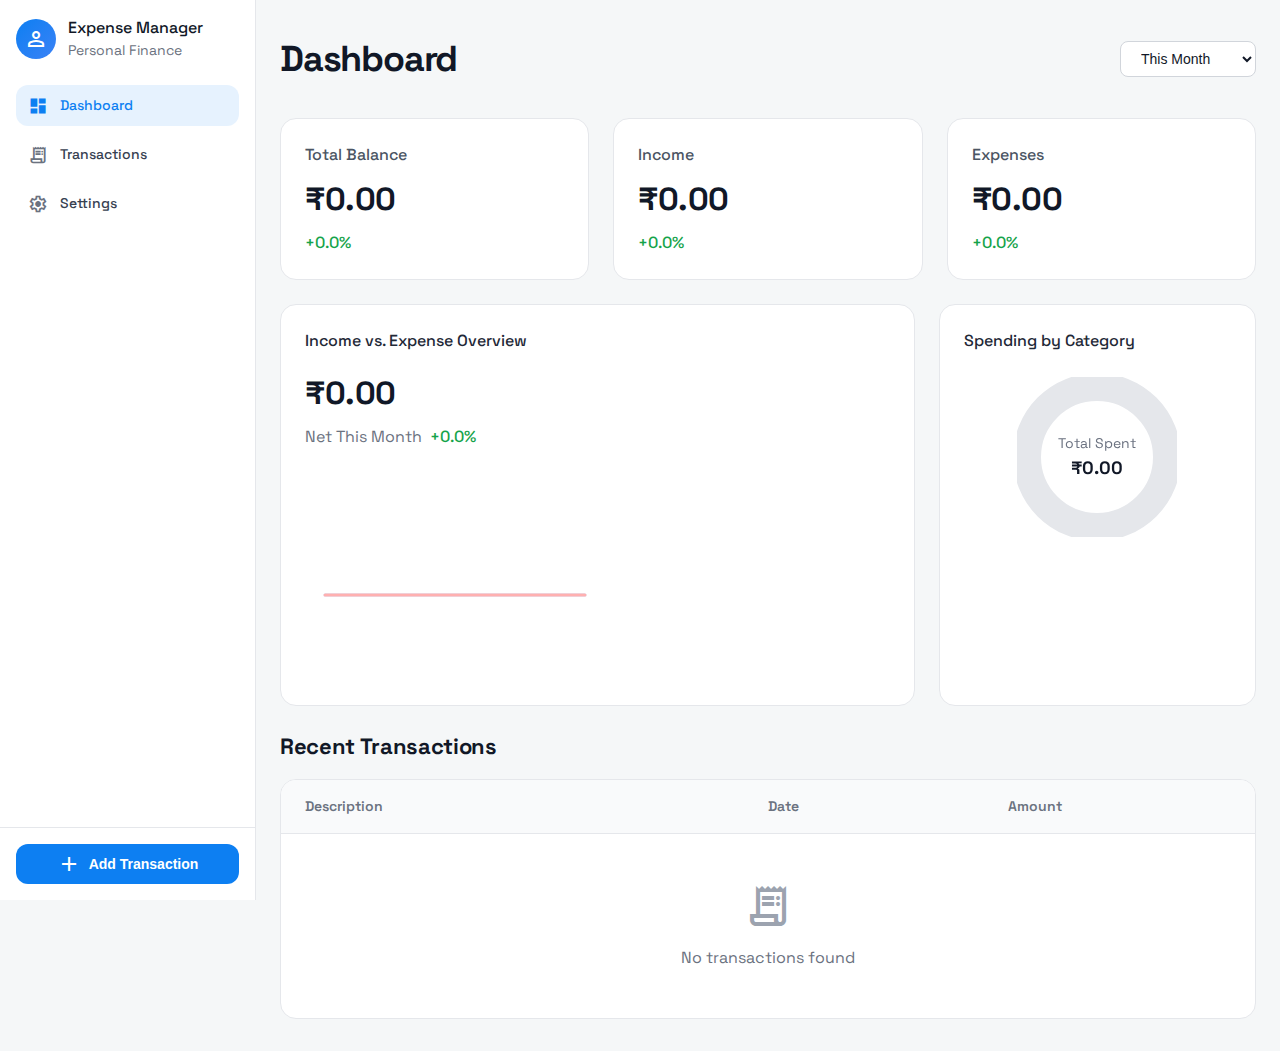
<file: index.html>
<!DOCTYPE html>
<html lang="en">
  <head>
    <meta charset="UTF-8" />
    <meta name="viewport" content="width=device-width, initial-scale=1.0" />
    <title>Expense Manager - Dashboard</title>
    <link
      href="https://fonts.googleapis.com/css2?family=Space+Grotesk:wght@400;500;600;700;900&display=swap"
      rel="stylesheet"
    />
    <link
      href="https://fonts.googleapis.com/css2?family=Material+Symbols+Outlined:wght,FILL@100..700,0..1&display=swap"
      rel="stylesheet"
    />
    <link rel="stylesheet" href="assets/css/main.css" />
    <link rel="stylesheet" href="assets/css/sidebar.css" />
    <link rel="stylesheet" href="assets/css/dashboard.css" />
  </head>
  <body>
    <div class="app-container">
      <aside class="sidebar" id="sidebar">
        <div class="sidebar-content">
          <div class="user-profile">
            <div class="user-avatar">
              <span class="material-symbols-outlined">person</span>
            </div>
            <div class="user-info">
              <h1 class="user-name">Expense Manager</h1>
              <p class="user-email">Personal Finance</p>
            </div>
          </div>

          <nav class="sidebar-nav">
            <a href="index.html" class="nav-item active">
              <span class="material-symbols-outlined fill">dashboard</span>
              <p>Dashboard</p>
            </a>
            <a href="transactions.html" class="nav-item">
              <span class="material-symbols-outlined">receipt_long</span>
              <p>Transactions</p>
            </a>
            <a href="settings.html" class="nav-item">
              <span class="material-symbols-outlined">settings</span>
              <p>Settings</p>
            </a>
          </nav>
        </div>

        <div class="sidebar-footer">
          <button
            class="btn-primary btn-add-transaction"
            id="btnAddTransaction"
          >
            <span class="material-symbols-outlined">add</span>
            <span>Add Transaction</span>
          </button>
        </div>
      </aside>

      <main class="main-content">
        <div class="content-wrapper">
          <header class="page-header">
            <h1 class="page-title">Dashboard</h1>
            <div class="header-actions">
              <select class="period-selector" id="periodSelector">
                <option value="thisMonth">This Month</option>
                <option value="lastMonth">Last Month</option>
                <option value="last30Days">Last 30 Days</option>
                <option value="thisYear">This Year</option>
              </select>
            </div>
          </header>

          <section class="stats-grid">
            <div class="stat-card">
              <p class="stat-label">Total Balance</p>
              <p class="stat-value" id="totalBalance">₹0.00</p>
              <p class="stat-change positive" id="balanceChange">+0%</p>
            </div>
            <div class="stat-card">
              <p class="stat-label">Income</p>
              <p class="stat-value" id="totalIncome">₹0.00</p>
              <p class="stat-change positive" id="incomeChange">+0%</p>
            </div>
            <div class="stat-card">
              <p class="stat-label">Expenses</p>
              <p class="stat-value" id="totalExpenses">₹0.00</p>
              <p class="stat-change negative" id="expenseChange">-0%</p>
            </div>
          </section>

          <div class="dashboard-grid">
            <section class="chart-card">
              <div class="card-header">
                <h2 class="card-title">Income vs. Expense Overview</h2>
              </div>
              <p class="chart-total" id="netAmount">₹0.00</p>
              <div class="chart-subtitle">
                <span class="subtitle-text">Net This Month</span>
                <span class="subtitle-change positive" id="netChange">+0%</span>
              </div>
              <div class="chart-container">
                <canvas id="incomeExpenseChart"></canvas>
              </div>
            </section>

            <section class="spending-card">
              <h2 class="card-title">Spending by Category</h2>
              <div class="donut-chart-container">
                <canvas id="categoryChart"></canvas>
                <div class="donut-center">
                  <span class="donut-label">Total Spent</span>
                  <span class="donut-value" id="categoryTotal">₹0.00</span>
                </div>
              </div>
              <div class="category-list" id="categoryList">
                <!-- Categories will be inserted here -->
              </div>
            </section>
          </div>

          <section class="transactions-section">
            <h2 class="section-title">Recent Transactions</h2>
            <div class="transactions-table">
              <div class="table-header">
                <div class="th description">Description</div>
                <div class="th date">Date</div>
                <div class="th amount">Amount</div>
              </div>
              <div class="table-body" id="recentTransactions">
                <!-- Recent transactions will be inserted here -->
              </div>
            </div>
          </section>
        </div>
      </main>
    </div>

    <!-- Add Transaction Modal -->
    <div class="modal" id="transactionModal">
      <div class="modal-content">
        <div class="modal-header">
          <h2 class="modal-title" id="modalTitle">Add Transaction</h2>
          <button class="btn-close" id="btnCloseModal">
            <span class="material-symbols-outlined">close</span>
          </button>
        </div>
        <div class="modal-body">
          <input type="hidden" id="editTransactionId" />

          <div class="transaction-type-toggle">
            <label class="type-option expense active">
              <span>Expense</span>
              <input
                type="radio"
                name="transactionType"
                value="expense"
                checked
              />
            </label>
            <label class="type-option income">
              <span>Income</span>
              <input type="radio" name="transactionType" value="income" />
            </label>
          </div>

          <div class="form-group">
            <label class="form-label">Amount</label>
            <div class="amount-display" id="amountDisplay">₹0.00</div>
          </div>

          <div class="calculator">
            <button class="calc-btn clear" data-action="clear">C</button>
            <button class="calc-btn operator" data-action="negate">+/-</button>
            <button class="calc-btn operator" data-action="percent">%</button>
            <button class="calc-btn operator" data-action="backspace">
              <span class="material-symbols-outlined">backspace</span>
            </button>
            <button class="calc-btn number" data-value="7">7</button>
            <button class="calc-btn number" data-value="8">8</button>
            <button class="calc-btn number" data-value="9">9</button>
            <button class="calc-btn operator" data-action="add">+</button>
            <button class="calc-btn number" data-value="4">4</button>
            <button class="calc-btn number" data-value="5">5</button>
            <button class="calc-btn number" data-value="6">6</button>
            <button class="calc-btn operator" data-action="subtract">-</button>
            <button class="calc-btn number" data-value="1">1</button>
            <button class="calc-btn number" data-value="2">2</button>
            <button class="calc-btn number" data-value="3">3</button>
            <button class="calc-btn operator" data-action="multiply">×</button>
            <button class="calc-btn number zero" data-value="0">0</button>
            <button class="calc-btn number" data-value=".">.</button>
            <button class="calc-btn done" data-action="done">
              <span class="material-symbols-outlined">done</span>
            </button>
          </div>

          <div class="form-group">
            <label class="form-label">Category</label>
            <select class="form-select" id="categorySelect">
              <option value="">Select a category</option>
            </select>
          </div>

          <div class="form-group">
            <label class="form-label">Date</label>
            <input type="date" class="form-input" id="transactionDate" />
          </div>

          <div class="form-group">
            <label class="form-label">Description</label>
            <input
              type="text"
              class="form-input"
              id="transactionDescription"
              placeholder="Enter description"
            />
          </div>

          <div class="form-group">
            <label class="form-label">Notes</label>
            <textarea
              class="form-textarea"
              id="transactionNotes"
              placeholder="Add a note..."
            ></textarea>
          </div>

          <button class="btn-primary btn-save" id="btnSaveTransaction">
            Save Transaction
          </button>
        </div>
      </div>
    </div>

    <script src="assets/js/utils.js"></script>
    <script src="assets/js/storage.js"></script>
    <script src="assets/js/categories.js"></script>
    <script src="assets/js/transactions.js"></script>
    <script src="assets/js/dashboard.js"></script>
    <script src="assets/js/app.js"></script>
  </body>
</html>
</file>
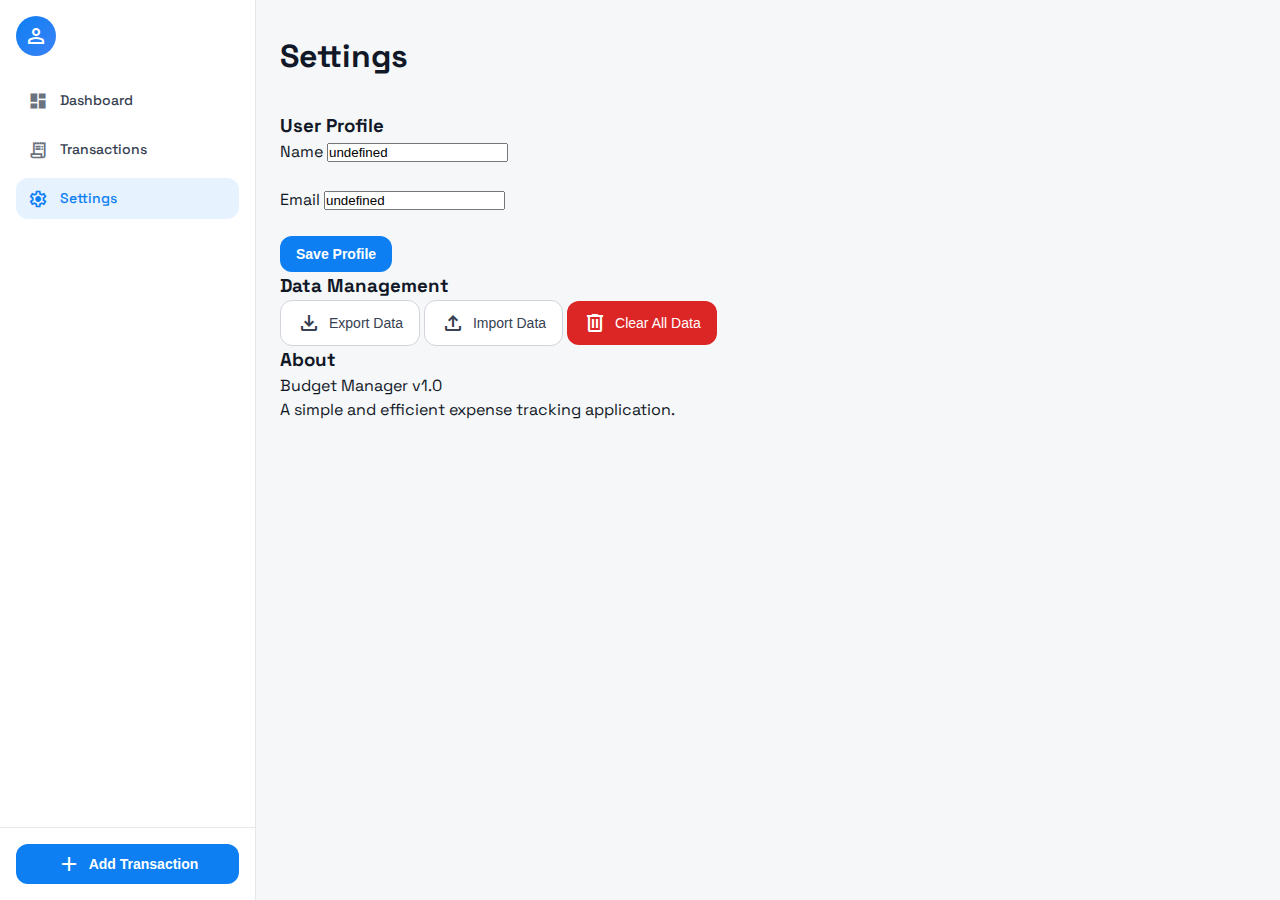
<file: settings.html>
<!DOCTYPE html>
<html lang="en">
  <head>
    <meta charset="UTF-8" />
    <meta name="viewport" content="width=device-width, initial-scale=1.0" />
    <title>Budget Manager - Settings</title>
    <link rel="stylesheet" href="assets/css/main.css" />
    <link rel="stylesheet" href="assets/css/sidebar.css" />
    <link
      href="https://fonts.googleapis.com/css2?family=Space+Grotesk:wght@400;500;600;700;900&display=swap"
      rel="stylesheet"
    />
    <link
      href="https://fonts.googleapis.com/css2?family=Material+Symbols+Outlined:wght,FILL@100..700,0..1&display=swap"
      rel="stylesheet"
    />
  </head>
  <body>
    <div class="app-container">
      <aside class="sidebar" id="sidebar">
        <div class="sidebar-content">
          <div class="user-profile">
            <div class="user-avatar">
              <span class="material-symbols-outlined">person</span>
            </div>
            <div class="user-info">
              <h1 class="user-name">Expense Manager</h1>
              <p class="user-email">Personal Finance</p>
            </div>
          </div>

          <nav class="sidebar-nav">
            <a href="index.html" class="nav-item">
              <span class="material-symbols-outlined fill">dashboard</span>
              <p>Dashboard</p>
            </a>
            <a href="transactions.html" class="nav-item">
              <span class="material-symbols-outlined">receipt_long</span>
              <p>Transactions</p>
            </a>
            <a href="settings.html" class="nav-item active">
              <span class="material-symbols-outlined">settings</span>
              <p>Settings</p>
            </a>
          </nav>
        </div>

        <div class="sidebar-footer">
          <button
            class="btn-primary btn-add-transaction"
            id="btnAddTransaction"
          >
            <span class="material-symbols-outlined">add</span>
            <span>Add Transaction</span>
          </button>
        </div>
      </aside>

      <main class="main-content">
        <div class="content-wrapper">
          <header class="page-header">
            <h1>Settings</h1>
          </header>

          <div class="settings-grid">
            <section class="card">
              <h3>User Profile</h3>
              <div class="form-group">
                <label for="settingsUserName">Name</label>
                <input
                  type="text"
                  id="settingsUserName"
                  class="text-input"
                  placeholder="Your name"
                />
              </div>
              <div class="form-group">
                <label for="settingsUserEmail">Email</label>
                <input
                  type="email"
                  id="settingsUserEmail"
                  class="text-input"
                  placeholder="your@email.com"
                />
              </div>
              <button class="btn btn-primary" id="saveProfileBtn">
                Save Profile
              </button>
            </section>

            <section class="card">
              <h3>Data Management</h3>
              <div class="settings-actions">
                <button class="btn btn-secondary" id="exportDataBtn">
                  <span class="material-symbols-outlined">download</span>
                  Export Data
                </button>
                <button class="btn btn-secondary" id="importDataBtn">
                  <span class="material-symbols-outlined">upload</span>
                  Import Data
                </button>
                <button class="btn btn-danger" id="clearDataBtn">
                  <span class="material-symbols-outlined">delete</span>
                  Clear All Data
                </button>
              </div>
              <input
                type="file"
                id="importFileInput"
                accept=".json"
                style="display: none"
              />
            </section>

            <section class="card">
              <h3>About</h3>
              <p>Budget Manager v1.0</p>
              <p>A simple and efficient expense tracking application.</p>
            </section>
          </div>
        </div>
      </main>
    </div>

    <script src="assets/js/utils.js"></script>
    <script src="assets/js/storage.js"></script>
    <script src="assets/js/categories.js"></script>
    <script src="assets/js/settings.js"></script>
  </body>
</html>
</file>
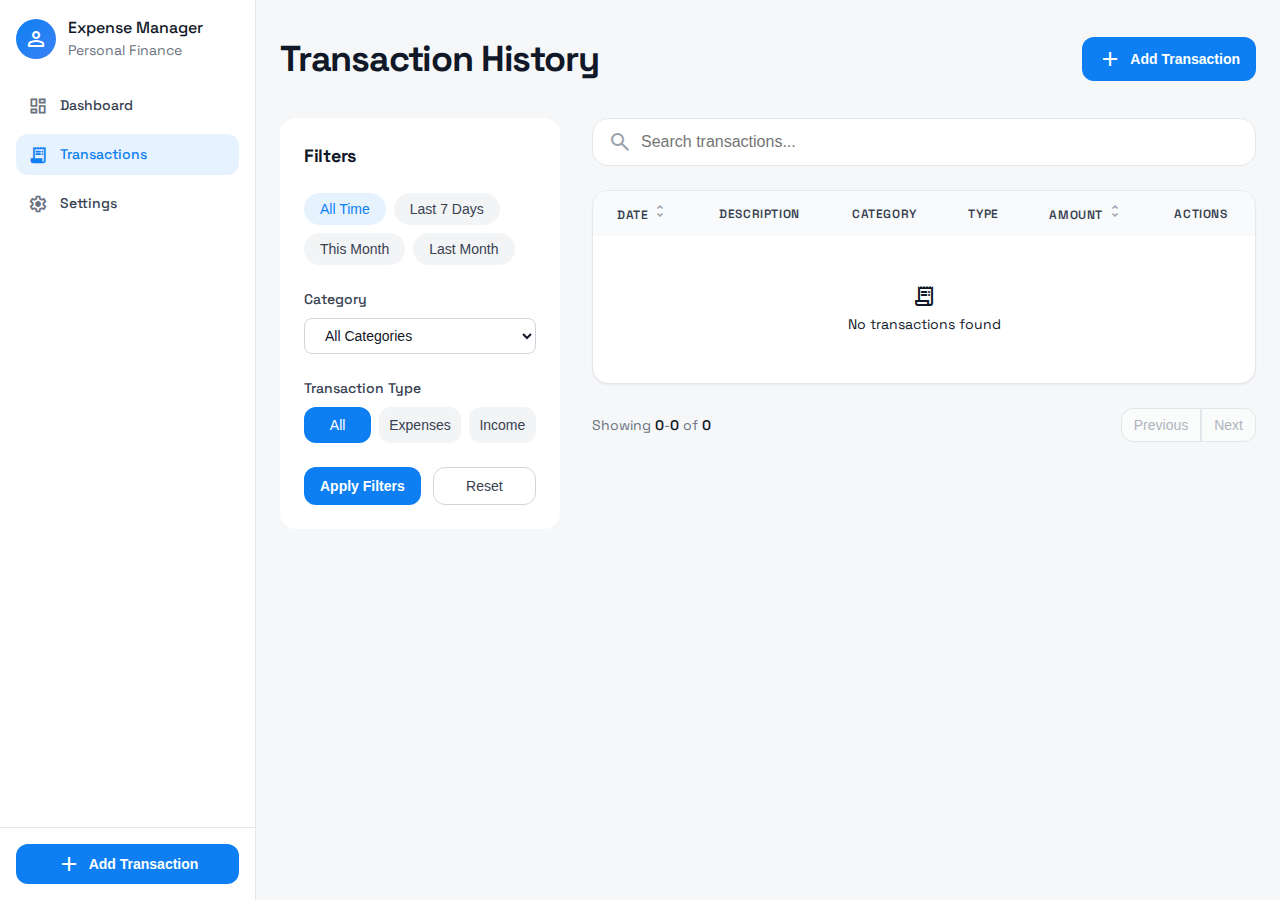
<file: transactions.html>
<!DOCTYPE html>
<html lang="en">
  <head>
    <meta charset="UTF-8" />
    <meta name="viewport" content="width=device-width, initial-scale=1.0" />
    <title>Expense Manager - Transactions</title>
    <link
      href="https://fonts.googleapis.com/css2?family=Space+Grotesk:wght@400;500;600;700;900&display=swap"
      rel="stylesheet"
    />
    <link
      href="https://fonts.googleapis.com/css2?family=Material+Symbols+Outlined:wght,FILL@100..700,0..1&display=swap"
      rel="stylesheet"
    />
    <link rel="stylesheet" href="assets/css/main.css" />
    <link rel="stylesheet" href="assets/css/sidebar.css" />
    <link rel="stylesheet" href="assets/css/transactions.css" />
  </head>
  <body>
    <div class="app-container">
      <aside class="sidebar">
        <div class="sidebar-content">
          <div class="user-profile">
            <div class="user-avatar">
              <span class="material-symbols-outlined">person</span>
            </div>
            <div class="user-info">
              <h1 class="user-name">Expense Manager</h1>
              <p class="user-email">Personal Finance</p>
            </div>
          </div>

          <nav class="sidebar-nav">
            <a href="index.html" class="nav-item">
              <span class="material-symbols-outlined">dashboard</span>
              <p>Dashboard</p>
            </a>
            <a href="transactions.html" class="nav-item active">
              <span class="material-symbols-outlined fill">receipt_long</span>
              <p>Transactions</p>
            </a>
            <a href="settings.html" class="nav-item">
              <span class="material-symbols-outlined">settings</span>
              <p>Settings</p>
            </a>
          </nav>
        </div>

        <div class="sidebar-footer">
          <button
            class="btn-primary btn-add-transaction"
            id="btnAddTransaction"
          >
            <span class="material-symbols-outlined">add</span>
            <span>Add Transaction</span>
          </button>
        </div>
      </aside>

      <main class="main-content">
        <div class="content-wrapper">
          <header class="page-header">
            <h1 class="page-title">Transaction History</h1>
            <button class="btn-primary" id="btnAddTransactionHeader">
              <span class="material-symbols-outlined">add</span>
              <span>Add Transaction</span>
            </button>
          </header>

          <div class="transactions-layout">
            <aside class="filters-sidebar">
              <h3 class="filters-title">Filters</h3>

              <div class="filter-group">
                <div class="filter-pills">
                  <button class="filter-pill active" data-period="all">
                    All Time
                  </button>
                  <button class="filter-pill" data-period="7days">
                    Last 7 Days
                  </button>
                  <button class="filter-pill" data-period="thisMonth">
                    This Month
                  </button>
                  <button class="filter-pill" data-period="lastMonth">
                    Last Month
                  </button>
                </div>
              </div>

              <div class="filter-group">
                <label class="filter-label">Category</label>
                <select class="filter-select" id="filterCategory">
                  <option value="">All Categories</option>
                </select>
              </div>

              <div class="filter-group">
                <label class="filter-label">Transaction Type</label>
                <div class="filter-type-buttons">
                  <button class="filter-type-btn active" data-type="all">
                    All
                  </button>
                  <button class="filter-type-btn" data-type="expense">
                    Expenses
                  </button>
                  <button class="filter-type-btn" data-type="income">
                    Income
                  </button>
                </div>
              </div>

              <div class="filter-actions">
                <button class="btn-primary" id="btnApplyFilters">
                  Apply Filters
                </button>
                <button class="btn-secondary" id="btnResetFilters">
                  Reset
                </button>
              </div>
            </aside>

            <div class="transactions-main">
              <div class="search-bar">
                <span class="material-symbols-outlined search-icon"
                  >search</span
                >
                <input
                  type="text"
                  class="search-input"
                  id="searchInput"
                  placeholder="Search transactions..."
                />
              </div>

              <div class="transactions-table-container">
                <table class="transactions-table">
                  <thead>
                    <tr>
                      <th class="sortable" data-sort="date">
                        Date
                        <span class="material-symbols-outlined sort-icon"
                          >unfold_more</span
                        >
                      </th>
                      <th>Description</th>
                      <th>Category</th>
                      <th>Type</th>
                      <th class="sortable text-right" data-sort="amount">
                        Amount
                        <span class="material-symbols-outlined sort-icon"
                          >unfold_more</span
                        >
                      </th>
                      <th class="text-right">Actions</th>
                    </tr>
                  </thead>
                  <tbody id="transactionsTableBody">
                    <!-- Transactions will be inserted here -->
                  </tbody>
                </table>
              </div>

              <div class="pagination">
                <span class="pagination-info">
                  Showing <span id="showingFrom">0</span>-<span id="showingTo"
                    >0</span
                  >
                  of <span id="totalTransactions">0</span>
                </span>
                <div class="pagination-buttons">
                  <button class="pagination-btn" id="btnPrevPage">
                    Previous
                  </button>
                  <div class="pagination-numbers" id="paginationNumbers"></div>
                  <button class="pagination-btn" id="btnNextPage">Next</button>
                </div>
              </div>
            </div>
          </div>
        </div>
      </main>
    </div>

    <!-- Add/Edit Transaction Modal -->
    <div class="modal" id="transactionModal">
      <div class="modal-content">
        <div class="modal-header">
          <h2 class="modal-title" id="modalTitle">Add Transaction</h2>
          <button class="btn-close" id="btnCloseModal">
            <span class="material-symbols-outlined">close</span>
          </button>
        </div>
        <div class="modal-body">
          <input type="hidden" id="editTransactionId" />

          <div class="transaction-type-toggle">
            <label class="type-option expense active">
              <span>Expense</span>
              <input
                type="radio"
                name="transactionType"
                value="expense"
                checked
              />
            </label>
            <label class="type-option income">
              <span>Income</span>
              <input type="radio" name="transactionType" value="income" />
            </label>
          </div>

          <div class="form-group">
            <label class="form-label">Amount</label>
            <div class="amount-display" id="amountDisplay">$0.00</div>
          </div>

          <div class="calculator">
            <button class="calc-btn clear" data-action="clear">C</button>
            <button class="calc-btn operator" data-action="negate">+/-</button>
            <button class="calc-btn operator" data-action="percent">%</button>
            <button class="calc-btn operator" data-action="backspace">
              <span class="material-symbols-outlined">backspace</span>
            </button>
            <button class="calc-btn number" data-value="7">7</button>
            <button class="calc-btn number" data-value="8">8</button>
            <button class="calc-btn number" data-value="9">9</button>
            <button class="calc-btn operator" data-action="add">+</button>
            <button class="calc-btn number" data-value="4">4</button>
            <button class="calc-btn number" data-value="5">5</button>
            <button class="calc-btn number" data-value="6">6</button>
            <button class="calc-btn operator" data-action="subtract">-</button>
            <button class="calc-btn number" data-value="1">1</button>
            <button class="calc-btn number" data-value="2">2</button>
            <button class="calc-btn number" data-value="3">3</button>
            <button class="calc-btn operator" data-action="multiply">×</button>
            <button class="calc-btn number zero" data-value="0">0</button>
            <button class="calc-btn number" data-value=".">.</button>
            <button class="calc-btn done" data-action="done">
              <span class="material-symbols-outlined">done</span>
            </button>
          </div>

          <div class="form-group">
            <label class="form-label">Category</label>
            <select class="form-select" id="categorySelect">
              <option value="">Select a category</option>
            </select>
          </div>

          <div class="form-group">
            <label class="form-label">Date</label>
            <input type="date" class="form-input" id="transactionDate" />
          </div>

          <div class="form-group">
            <label class="form-label">Description</label>
            <input
              type="text"
              class="form-input"
              id="transactionDescription"
              placeholder="Enter description"
            />
          </div>

          <div class="form-group">
            <label class="form-label">Notes</label>
            <textarea
              class="form-textarea"
              id="transactionNotes"
              placeholder="Add a note..."
            ></textarea>
          </div>

          <button class="btn-primary btn-save" id="btnSaveTransaction">
            Save Transaction
          </button>
        </div>
      </div>
    </div>

    <!-- Delete Confirmation Modal -->
    <div class="modal" id="deleteModal">
      <div class="modal-content modal-small">
        <div class="modal-header">
          <h2 class="modal-title">Delete Transaction</h2>
          <button class="btn-close" id="btnCloseDeleteModal">
            <span class="material-symbols-outlined">close</span>
          </button>
        </div>
        <div class="modal-body">
          <p>
            Are you sure you want to delete this transaction? This action cannot
            be undone.
          </p>
          <div class="modal-actions">
            <button class="btn-secondary" id="btnCancelDelete">Cancel</button>
            <button class="btn-danger" id="btnConfirmDelete">Delete</button>
          </div>
        </div>
      </div>
    </div>

    <script src="assets/js/utils.js"></script>
    <script src="assets/js/storage.js"></script>
    <script src="assets/js/categories.js"></script>
    <script src="assets/js/transactions.js"></script>
    <script src="assets/js/transactions-page.js"></script>
    <script src="assets/js/app.js"></script>
  </body>
</html>
</file>
<file: assets/css/sidebar.css>
/* Sidebar */
.sidebar {
  width: 256px;
  min-height: 100vh;
  background-color: var(--white);
  border-right: 1px solid var(--gray-200);
  display: flex;
  flex-direction: column;
  position: sticky;
  top: 0;
  height: 100vh;
}

.sidebar-content {
  flex: 1;
  padding: 1rem;
  overflow-y: auto;
}

/* User Profile */
.user-profile {
  display: flex;
  align-items: center;
  gap: 0.75rem;
  margin-bottom: 1.5rem;
}

.user-avatar {
  width: 2.5rem;
  height: 2.5rem;
  border-radius: 50%;
  background: linear-gradient(135deg, var(--primary), var(--blue-500));
  display: flex;
  align-items: center;
  justify-content: center;
  color: var(--white);
  font-size: 1.25rem;
}

.user-info {
  flex: 1;
  min-width: 0;
}

.user-name {
  font-size: 1rem;
  font-weight: 500;
  color: var(--gray-900);
  line-height: 1.5;
  overflow: hidden;
  text-overflow: ellipsis;
  white-space: nowrap;
}

.user-email {
  font-size: 0.875rem;
  color: var(--gray-500);
  line-height: 1.5;
  overflow: hidden;
  text-overflow: ellipsis;
  white-space: nowrap;
}

/* Sidebar Navigation */
.sidebar-nav {
  display: flex;
  flex-direction: column;
  gap: 0.5rem;
}

.nav-item {
  display: flex;
  align-items: center;
  gap: 0.75rem;
  padding: 0.625rem 0.75rem;
  border-radius: var(--border-radius-lg);
  text-decoration: none;
  color: var(--gray-700);
  font-size: 0.875rem;
  font-weight: 500;
  transition: all 0.2s;
}

.nav-item:hover {
  background-color: var(--gray-100);
}

.nav-item.active {
  background-color: var(--primary-light);
  color: var(--primary);
}

.nav-item .material-symbols-outlined {
  color: var(--gray-500);
  font-size: 20px;
}

.nav-item.active .material-symbols-outlined {
  color: var(--primary);
}

.nav-item p {
  margin: 0;
}

/* Sidebar Footer */
.sidebar-footer {
  padding: 1rem;
  border-top: 1px solid var(--gray-200);
}

.btn-add-transaction {
  width: 100%;
  height: 2.5rem;
  justify-content: center;
}

/* Mobile Sidebar */
@media (max-width: 768px) {
  .sidebar {
    position: fixed;
    left: -100%;
    top: 0;
    width: 280px;
    z-index: 999;
    transition: left 0.3s ease;
    box-shadow: var(--shadow-lg);
  }

  .sidebar.open {
    left: 0;
  }

  .sidebar-overlay {
    display: none;
    position: fixed;
    top: 0;
    left: 0;
    width: 100%;
    height: 100%;
    background-color: rgba(0, 0, 0, 0.5);
    z-index: 998;
  }

  .sidebar-overlay.active {
    display: block;
  }
}
</file>
<file: assets/css/dashboard.css>
/* Stats Grid */
.stats-grid {
  display: grid;
  grid-template-columns: repeat(auto-fit, minmax(250px, 1fr));
  gap: 1.5rem;
  margin-bottom: 1.5rem;
}

.stat-card {
  background-color: var(--white);
  border: 1px solid var(--gray-200);
  border-radius: var(--border-radius-xl);
  padding: 1.5rem;
  display: flex;
  flex-direction: column;
  gap: 0.5rem;
}

.stat-label {
  font-size: 1rem;
  font-weight: 500;
  color: var(--gray-600);
}

.stat-value {
  font-size: 2rem;
  font-weight: 700;
  color: var(--gray-900);
  letter-spacing: -0.015em;
}

.stat-change {
  font-size: 1rem;
  font-weight: 500;
}

/* Dashboard Grid */
.dashboard-grid {
  display: grid;
  grid-template-columns: 1fr;
  gap: 1.5rem;
  margin-bottom: 1.5rem;
}

@media (min-width: 1024px) {
  .dashboard-grid {
    grid-template-columns: 2fr 1fr;
  }
}

/* Chart Card */
.chart-card,
.spending-card {
  background-color: var(--white);
  border: 1px solid var(--gray-200);
  border-radius: var(--border-radius-xl);
  padding: 1.5rem;
}

.card-header {
  margin-bottom: 1rem;
}

.card-title {
  font-size: 1rem;
  font-weight: 500;
  color: var(--gray-800);
  margin-bottom: 1rem;
}

.chart-total {
  font-size: 2rem;
  font-weight: 700;
  color: var(--gray-900);
  letter-spacing: -0.015em;
  margin-bottom: 0.5rem;
}

.chart-subtitle {
  display: flex;
  gap: 0.5rem;
  align-items: center;
  margin-bottom: 1rem;
}

.subtitle-text {
  font-size: 1rem;
  color: var(--gray-500);
}

.subtitle-change {
  font-size: 1rem;
  font-weight: 500;
}

.chart-container {
  height: 200px;
  margin-bottom: 1rem;
  position: relative;
}

.chart-container canvas {
  max-height: 100%;
}

/* Donut Chart */
.donut-chart-container {
  position: relative;
  width: 160px;
  height: 160px;
  margin: 1.5rem auto;
}

.donut-chart-container canvas {
  width: 100%;
  height: 100%;
}

.donut-center {
  position: absolute;
  top: 50%;
  left: 50%;
  transform: translate(-50%, -50%);
  text-align: center;
  pointer-events: none;
}

.donut-label {
  display: block;
  font-size: 0.875rem;
  color: var(--gray-500);
}

.donut-value {
  display: block;
  font-size: 1.125rem;
  font-weight: 700;
  color: var(--gray-900);
}

/* Category List */
.category-list {
  display: flex;
  flex-direction: column;
  gap: 0.75rem;
}

.category-item {
  display: flex;
  align-items: center;
  gap: 0.75rem;
}

.category-color {
  width: 0.5rem;
  height: 0.5rem;
  border-radius: 50%;
  flex-shrink: 0;
}

.category-name {
  flex: 1;
  font-size: 0.875rem;
  color: var(--gray-700);
}

.category-amount {
  font-size: 0.875rem;
  font-weight: 500;
  color: var(--gray-900);
}

/* Transactions Section */
.transactions-section {
  margin-top: 1.5rem;
}

.section-title {
  font-size: 1.375rem;
  font-weight: 700;
  color: var(--gray-900);
  letter-spacing: -0.015em;
  margin-bottom: 1rem;
}

.transactions-table {
  background-color: var(--white);
  border: 1px solid var(--gray-200);
  border-radius: var(--border-radius-xl);
  overflow: hidden;
}

.table-header {
  display: grid;
  grid-template-columns: 2fr 1fr 1fr;
  gap: 1rem;
  padding: 1rem 1.5rem;
  background-color: var(--gray-50);
  border-bottom: 1px solid var(--gray-200);
  font-size: 0.875rem;
  font-weight: 600;
  color: var(--gray-500);
}

.table-body {
  display: flex;
  flex-direction: column;
}

.transaction-row {
  display: grid;
  grid-template-columns: 2fr 1fr 1fr;
  gap: 1rem;
  padding: 1rem 1.5rem;
  align-items: center;
  border-bottom: 1px solid var(--gray-200);
  transition: background-color 0.2s;
  cursor: pointer;
}

.transaction-row:last-child {
  border-bottom: none;
}

.transaction-row:hover {
  background-color: var(--gray-50);
}

.transaction-info {
  display: flex;
  align-items: center;
  gap: 0.75rem;
}

.transaction-icon {
  width: 2.5rem;
  height: 2.5rem;
  border-radius: 50%;
  display: flex;
  align-items: center;
  justify-content: center;
  flex-shrink: 0;
}

.transaction-icon.expense {
  background-color: var(--red-100);
  color: var(--red-500);
}

.transaction-icon.income {
  background-color: var(--green-100);
  color: var(--green-500);
}

.transaction-details {
  flex: 1;
  min-width: 0;
}

.transaction-description {
  font-size: 0.875rem;
  font-weight: 500;
  color: var(--gray-900);
  overflow: hidden;
  text-overflow: ellipsis;
  white-space: nowrap;
}

.transaction-category {
  font-size: 0.75rem;
  color: var(--gray-500);
}

.transaction-date {
  font-size: 0.875rem;
  color: var(--gray-800);
}

.transaction-amount {
  font-size: 0.875rem;
  font-weight: 500;
  text-align: right;
}

.transaction-amount.expense {
  color: var(--red-600);
}

.transaction-amount.income {
  color: var(--green-600);
}

.empty-state {
  padding: 3rem 1.5rem;
  text-align: center;
  color: var(--gray-500);
}

.empty-state .material-symbols-outlined {
  font-size: 3rem;
  color: var(--gray-400);
  margin-bottom: 1rem;
}

.empty-state p {
  font-size: 1rem;
}

/* Responsive */
@media (max-width: 768px) {
  .stats-grid {
    grid-template-columns: 1fr;
  }

  .table-header {
    grid-template-columns: 3fr 1.5fr;
  }

  .table-header .date {
    display: none;
  }

  .transaction-row {
    grid-template-columns: 3fr 1.5fr;
  }

  .transaction-row .transaction-date {
    display: none;
  }

  .stat-value {
    font-size: 1.75rem;
  }

  .chart-total {
    font-size: 1.75rem;
  }
}
</file>
<file: assets/css/transactions.css>
/* Transactions Layout */
.transactions-layout {
  display: grid;
  grid-template-columns: 1fr;
  gap: 2rem;
}

@media (min-width: 1024px) {
  .transactions-layout {
    grid-template-columns: 280px 1fr;
  }
}

/* Filters Sidebar */
.filters-sidebar {
  background-color: var(--white);
  border-radius: var(--border-radius-xl);
  padding: 1.5rem;
  height: fit-content;
  position: sticky;
  top: 2rem;
}

.filters-title {
  font-size: 1.125rem;
  font-weight: 700;
  color: var(--gray-900);
  letter-spacing: -0.015em;
  margin-bottom: 1.5rem;
}

.filter-group {
  margin-bottom: 1.5rem;
}

.filter-label {
  display: block;
  font-size: 0.875rem;
  font-weight: 500;
  color: var(--gray-700);
  margin-bottom: 0.5rem;
}

.filter-pills {
  display: flex;
  flex-wrap: wrap;
  gap: 0.5rem;
}

.filter-pill {
  padding: 0.5rem 1rem;
  font-size: 0.875rem;
  font-weight: 500;
  background-color: var(--gray-100);
  color: var(--gray-700);
  border: none;
  border-radius: 9999px;
  cursor: pointer;
  transition: all 0.2s;
  white-space: nowrap;
}

.filter-pill:hover {
  background-color: var(--gray-200);
}

.filter-pill.active {
  background-color: var(--primary-light);
  color: var(--primary);
}

.filter-select {
  width: 100%;
}

.filter-type-buttons {
  display: grid;
  grid-template-columns: repeat(3, 1fr);
  gap: 0.5rem;
}

.filter-type-btn {
  padding: 0.625rem;
  font-size: 0.875rem;
  font-weight: 500;
  background-color: var(--gray-100);
  color: var(--gray-700);
  border: none;
  border-radius: var(--border-radius-lg);
  cursor: pointer;
  transition: all 0.2s;
}

.filter-type-btn:hover {
  background-color: var(--gray-200);
}

.filter-type-btn.active {
  background-color: var(--primary);
  color: var(--white);
}

.filter-actions {
  display: flex;
  gap: 0.75rem;
}

.filter-actions button {
  flex: 1;
}

/* Transactions Main */
.transactions-main {
  display: flex;
  flex-direction: column;
  gap: 1.5rem;
}

.search-bar {
  position: relative;
}

.search-icon {
  position: absolute;
  left: 1rem;
  top: 50%;
  transform: translateY(-50%);
  color: var(--gray-400);
  pointer-events: none;
}

.search-input {
  width: 100%;
  height: 3rem;
  padding-left: 3rem;
  padding-right: 1rem;
  font-size: 1rem;
  color: var(--gray-900);
  background-color: var(--white);
  border: 1px solid var(--gray-200);
  border-radius: var(--border-radius-xl);
  transition: all 0.2s;
}

.search-input:focus {
  outline: none;
  border-color: var(--primary);
  box-shadow: 0 0 0 3px var(--primary-light);
}

/* Transactions Table Container */
.transactions-table-container {
  background-color: var(--white);
  border: 1px solid var(--gray-200);
  border-radius: var(--border-radius-xl);
  overflow: hidden;
  box-shadow: var(--shadow-sm);
}

.transactions-table {
  width: 100%;
  border-collapse: collapse;
}

.transactions-table thead {
  background-color: var(--gray-50);
}

.transactions-table th {
  padding: 0.75rem 1.5rem;
  font-size: 0.75rem;
  font-weight: 600;
  color: var(--gray-700);
  text-align: left;
  text-transform: uppercase;
  letter-spacing: 0.05em;
}

.transactions-table th.sortable {
  cursor: pointer;
  user-select: none;
}

.transactions-table th.sortable:hover {
  background-color: var(--gray-100);
}

.sortable {
  position: relative;
}

.sortable button {
  display: flex;
  align-items: center;
  gap: 0.25rem;
  background: none;
  border: none;
  padding: 0;
  font: inherit;
  color: inherit;
  cursor: pointer;
}

.sort-icon {
  font-size: 1rem;
  color: var(--gray-400);
}

.transactions-table tbody tr {
  border-bottom: 1px solid var(--gray-200);
  transition: background-color 0.2s;
}

.transactions-table tbody tr:last-child {
  border-bottom: none;
}

.transactions-table tbody tr:hover {
  background-color: var(--gray-50);
}

.transactions-table td {
  padding: 1rem 1.5rem;
  font-size: 0.875rem;
  color: var(--gray-900);
}

.transaction-desc-cell {
  max-width: 300px;
  overflow: hidden;
  text-overflow: ellipsis;
  white-space: nowrap;
}

.td-date {
  font-weight: 500;
  white-space: nowrap;
}

.td-amount {
  font-weight: 500;
  white-space: nowrap;
}

.td-amount.expense {
  color: var(--red-600);
}

.td-amount.income {
  color: var(--green-600);
}

.td-actions {
  display: flex;
  gap: 0.5rem;
  justify-content: flex-end;
}

/* Pagination */
.pagination {
  display: flex;
  justify-content: space-between;
  align-items: center;
  flex-wrap: wrap;
  gap: 1rem;
}

.pagination-info {
  font-size: 0.875rem;
  color: var(--gray-500);
}

.pagination-info span {
  font-weight: 600;
  color: var(--gray-900);
}

.pagination-buttons {
  display: flex;
  align-items: center;
  gap: 0;
}

.pagination-btn {
  padding: 0.5rem 0.75rem;
  font-size: 0.875rem;
  color: var(--gray-500);
  background-color: var(--white);
  border: 1px solid var(--gray-300);
  cursor: pointer;
  transition: all 0.2s;
}

.pagination-btn:first-child {
  border-top-left-radius: var(--border-radius-lg);
  border-bottom-left-radius: var(--border-radius-lg);
}

.pagination-btn:last-child {
  border-top-right-radius: var(--border-radius-lg);
  border-bottom-right-radius: var(--border-radius-lg);
}

.pagination-btn:hover:not(:disabled) {
  background-color: var(--gray-100);
  color: var(--gray-700);
}

.pagination-btn:disabled {
  opacity: 0.5;
  cursor: not-allowed;
}

.pagination-numbers {
  display: flex;
}

.page-number {
  padding: 0.5rem 0.75rem;
  font-size: 0.875rem;
  color: var(--gray-500);
  background-color: var(--white);
  border: 1px solid var(--gray-300);
  border-left: none;
  cursor: pointer;
  transition: all 0.2s;
}

.page-number:hover {
  background-color: var(--gray-100);
  color: var(--gray-700);
}

.page-number.active {
  background-color: var(--primary-light);
  color: var(--primary);
  font-weight: 600;
}

/* Responsive */
@media (max-width: 1024px) {
  .filters-sidebar {
    position: static;
  }
}

@media (max-width: 768px) {
  .transactions-table-container {
    overflow-x: auto;
  }

  .transactions-table {
    min-width: 600px;
  }

  .pagination {
    flex-direction: column;
    align-items: stretch;
  }

  .pagination-buttons {
    justify-content: center;
  }
}
</file>
<file: assets/css/main.css>
/* Reset and Base Styles */
* {
  margin: 0;
  padding: 0;
  box-sizing: border-box;
}

:root {
  --primary: #0d7ff2;
  --primary-light: rgba(13, 127, 242, 0.1);
  --primary-hover: #0b6fd6;
  --background-light: #f5f7f8;
  --background-dark: #101922;
  --white: #ffffff;
  --gray-50: #f9fafb;
  --gray-100: #f3f4f6;
  --gray-200: #e5e7eb;
  --gray-300: #d1d5db;
  --gray-400: #9ca3af;
  --gray-500: #6b7280;
  --gray-600: #4b5563;
  --gray-700: #374151;
  --gray-800: #1f2937;
  --gray-900: #111827;
  --red-100: #fee2e2;
  --red-500: #ef4444;
  --red-600: #dc2626;
  --red-800: #991b1b;
  --green-100: #dcfce7;
  --green-500: #22c55e;
  --green-600: #16a34a;
  --green-800: #166534;
  --blue-100: #dbeafe;
  --blue-500: #3b82f6;
  --blue-800: #1e40af;
  --purple-100: #f3e8ff;
  --purple-500: #a855f7;
  --purple-800: #6b21a8;
  --yellow-100: #fef9c3;
  --yellow-800: #854d0e;
  --orange-500: #fa6238;
  --border-radius: 0.5rem;
  --border-radius-lg: 0.75rem;
  --border-radius-xl: 1rem;
  --shadow-sm: 0 1px 2px 0 rgba(0, 0, 0, 0.05);
  --shadow: 0 1px 3px 0 rgba(0, 0, 0, 0.1), 0 1px 2px -1px rgba(0, 0, 0, 0.1);
  --shadow-md: 0 4px 6px -1px rgba(0, 0, 0, 0.1),
    0 2px 4px -2px rgba(0, 0, 0, 0.1);
  --shadow-lg: 0 10px 15px -3px rgba(0, 0, 0, 0.1),
    0 4px 6px -4px rgba(0, 0, 0, 0.1);
}

body {
  font-family: "Space Grotesk", sans-serif;
  background-color: var(--background-light);
  color: var(--gray-900);
  line-height: 1.5;
  -webkit-font-smoothing: antialiased;
}

.material-symbols-outlined {
  font-variation-settings: "FILL" 0, "wght" 400, "GRAD" 0, "opsz" 24;
  font-size: 24px;
  user-select: none;
}

.material-symbols-outlined.fill {
  font-variation-settings: "FILL" 1, "wght" 400, "GRAD" 0, "opsz" 24;
}

/* App Container */
.app-container {
  display: flex;
  min-height: 100vh;
  width: 100%;
}

/* Main Content */
.main-content {
  flex: 1;
  overflow-y: auto;
  background-color: var(--background-light);
}

.content-wrapper {
  padding: 2rem 1.5rem;
  max-width: 1400px;
  margin: 0 auto;
}

/* Page Header */
.page-header {
  display: flex;
  justify-content: space-between;
  align-items: center;
  margin-bottom: 2rem;
  flex-wrap: wrap;
  gap: 1rem;
}

.page-title {
  font-size: 2.25rem;
  font-weight: 900;
  color: var(--gray-900);
  letter-spacing: -0.033em;
}

.header-actions {
  display: flex;
  gap: 0.75rem;
  align-items: center;
}

/* Form Elements */
.form-group {
  margin-bottom: 1.5rem;
}

.form-label {
  display: block;
  font-size: 0.875rem;
  font-weight: 500;
  color: var(--gray-700);
  margin-bottom: 0.5rem;
}

.form-input,
.form-select,
.form-textarea {
  width: 100%;
  padding: 0.75rem 1rem;
  font-size: 1rem;
  color: var(--gray-900);
  background-color: var(--white);
  border: 1px solid var(--gray-300);
  border-radius: var(--border-radius-lg);
  transition: all 0.2s;
  font-family: inherit;
}

.form-input:focus,
.form-select:focus,
.form-textarea:focus {
  outline: none;
  border-color: var(--primary);
  box-shadow: 0 0 0 3px var(--primary-light);
}

.form-textarea {
  resize: vertical;
  min-height: 100px;
}

.period-selector,
.filter-select {
  padding: 0.5rem 1rem;
  font-size: 0.875rem;
  color: var(--gray-900);
  background-color: var(--white);
  border: 1px solid var(--gray-300);
  border-radius: var(--border-radius);
  cursor: pointer;
  transition: all 0.2s;
}

.period-selector:focus,
.filter-select:focus {
  outline: none;
  border-color: var(--primary);
}

/* Buttons */
.btn-primary {
  display: inline-flex;
  align-items: center;
  justify-content: center;
  gap: 0.5rem;
  padding: 0.625rem 1rem;
  font-size: 0.875rem;
  font-weight: 700;
  color: var(--white);
  background-color: var(--primary);
  border: none;
  border-radius: var(--border-radius-lg);
  cursor: pointer;
  transition: background-color 0.2s;
  white-space: nowrap;
}

.btn-primary:hover {
  background-color: var(--primary-hover);
}

.btn-primary:disabled {
  background-color: var(--gray-300);
  cursor: not-allowed;
}

.btn-secondary {
  display: inline-flex;
  align-items: center;
  justify-content: center;
  gap: 0.5rem;
  padding: 0.625rem 1rem;
  font-size: 0.875rem;
  font-weight: 500;
  color: var(--gray-700);
  background-color: var(--white);
  border: 1px solid var(--gray-300);
  border-radius: var(--border-radius-lg);
  cursor: pointer;
  transition: all 0.2s;
}

.btn-secondary:hover {
  background-color: var(--gray-50);
}

.btn-danger {
  display: inline-flex;
  align-items: center;
  justify-content: center;
  gap: 0.5rem;
  padding: 0.625rem 1rem;
  font-size: 0.875rem;
  font-weight: 500;
  color: var(--white);
  background-color: var(--red-600);
  border: none;
  border-radius: var(--border-radius-lg);
  cursor: pointer;
  transition: background-color 0.2s;
}

.btn-danger:hover {
  background-color: var(--red-500);
}

.btn-icon {
  display: inline-flex;
  align-items: center;
  justify-content: center;
  width: 2rem;
  height: 2rem;
  padding: 0;
  background-color: transparent;
  border: none;
  border-radius: var(--border-radius);
  cursor: pointer;
  transition: background-color 0.2s;
  color: var(--gray-500);
}

.btn-icon:hover {
  background-color: var(--gray-100);
  color: var(--gray-700);
}

.btn-save {
  width: 100%;
  height: 3.5rem;
  font-size: 1rem;
  margin-top: 1rem;
}

/* Modal */
.modal {
  display: none;
  position: fixed;
  top: 0;
  left: 0;
  width: 100%;
  height: 100%;
  background-color: rgba(0, 0, 0, 0.5);
  z-index: 1000;
  overflow-y: auto;
  padding: 1rem;
}

.modal.active {
  display: flex;
  align-items: center;
  justify-content: center;
}

.modal-content {
  background-color: var(--white);
  border-radius: var(--border-radius-xl);
  width: 100%;
  max-width: 600px;
  max-height: 90vh;
  overflow-y: auto;
  box-shadow: var(--shadow-lg);
}

.modal-small {
  max-width: 400px;
}

.modal-header {
  display: flex;
  justify-content: space-between;
  align-items: center;
  padding: 1.5rem;
  border-bottom: 1px solid var(--gray-200);
}

.modal-title {
  font-size: 1.25rem;
  font-weight: 700;
  color: var(--gray-900);
}

.btn-close {
  display: flex;
  align-items: center;
  justify-content: center;
  width: 2.5rem;
  height: 2.5rem;
  padding: 0;
  background-color: var(--gray-100);
  border: none;
  border-radius: var(--border-radius-lg);
  cursor: pointer;
  transition: background-color 0.2s;
  color: var(--gray-600);
}

.btn-close:hover {
  background-color: var(--gray-200);
}

.modal-body {
  padding: 1.5rem;
}

.modal-actions {
  display: flex;
  gap: 0.75rem;
  margin-top: 1.5rem;
}

.modal-actions button {
  flex: 1;
}

/* Transaction Type Toggle */
.transaction-type-toggle {
  display: flex;
  background-color: var(--gray-100);
  border-radius: var(--border-radius-lg);
  padding: 0.375rem;
  margin-bottom: 2rem;
}

.type-option {
  flex: 1;
  display: flex;
  align-items: center;
  justify-content: center;
  padding: 0.625rem;
  font-size: 0.875rem;
  font-weight: 500;
  color: var(--gray-500);
  border-radius: var(--border-radius);
  cursor: pointer;
  transition: all 0.2s;
}

.type-option input {
  display: none;
}

.type-option.expense.active {
  background-color: var(--white);
  color: var(--red-500);
  font-weight: 700;
}

.type-option.income.active {
  background-color: var(--white);
  color: var(--green-500);
  font-weight: 700;
}

/* Amount Display */
.amount-display {
  font-size: 3rem;
  font-weight: 700;
  color: var(--gray-900);
  text-align: left;
  margin-bottom: 1.5rem;
}

/* Calculator */
.calculator {
  display: grid;
  grid-template-columns: repeat(4, 1fr);
  gap: 1rem;
  margin-bottom: 2rem;
  padding: 1rem;
  background-color: var(--gray-100);
  border-radius: var(--border-radius-xl);
}

.calc-btn {
  height: 4rem;
  font-size: 1.5rem;
  font-weight: 500;
  background-color: var(--white);
  border: none;
  border-radius: var(--border-radius-lg);
  cursor: pointer;
  transition: all 0.2s;
  color: var(--gray-900);
  display: flex;
  align-items: center;
  justify-content: center;
}

.calc-btn:hover {
  background-color: var(--gray-200);
}

.calc-btn.clear {
  color: var(--red-500);
  font-weight: 500;
}

.calc-btn.operator {
  color: var(--green-500);
  font-weight: 500;
}

.calc-btn.done {
  background-color: var(--green-500);
  color: var(--white);
}

.calc-btn.done:hover {
  background-color: var(--green-600);
}

.calc-btn.zero {
  grid-column: span 2;
}

/* Category Badge */
.category-badge {
  display: inline-flex;
  align-items: center;
  padding: 0.25rem 0.5rem;
  font-size: 0.75rem;
  font-weight: 500;
  border-radius: 9999px;
}

.category-badge.groceries {
  background-color: var(--red-100);
  color: var(--red-800);
}

.category-badge.salary,
.category-badge.income {
  background-color: var(--green-100);
  color: var(--green-800);
}

.category-badge.entertainment {
  background-color: var(--purple-100);
  color: var(--purple-800);
}

.category-badge.utilities {
  background-color: var(--blue-100);
  color: var(--blue-800);
}

.category-badge.food {
  background-color: var(--yellow-100);
  color: var(--yellow-800);
}

.category-badge.transport {
  background-color: var(--blue-100);
  color: var(--blue-800);
}

/* Utility Classes */
.text-right {
  text-align: right;
}

.positive {
  color: var(--green-600);
}

.negative {
  color: var(--orange-500);
}

/* Responsive */
@media (max-width: 768px) {
  .page-header {
    flex-direction: column;
    align-items: flex-start;
  }

  .page-title {
    font-size: 1.875rem;
  }

  .content-wrapper {
    padding: 1.5rem 1rem;
  }

  .calculator {
    gap: 0.75rem;
    padding: 0.75rem;
  }

  .calc-btn {
    height: 3.5rem;
    font-size: 1.25rem;
  }

  .amount-display {
    font-size: 2.5rem;
  }
}
</file>
